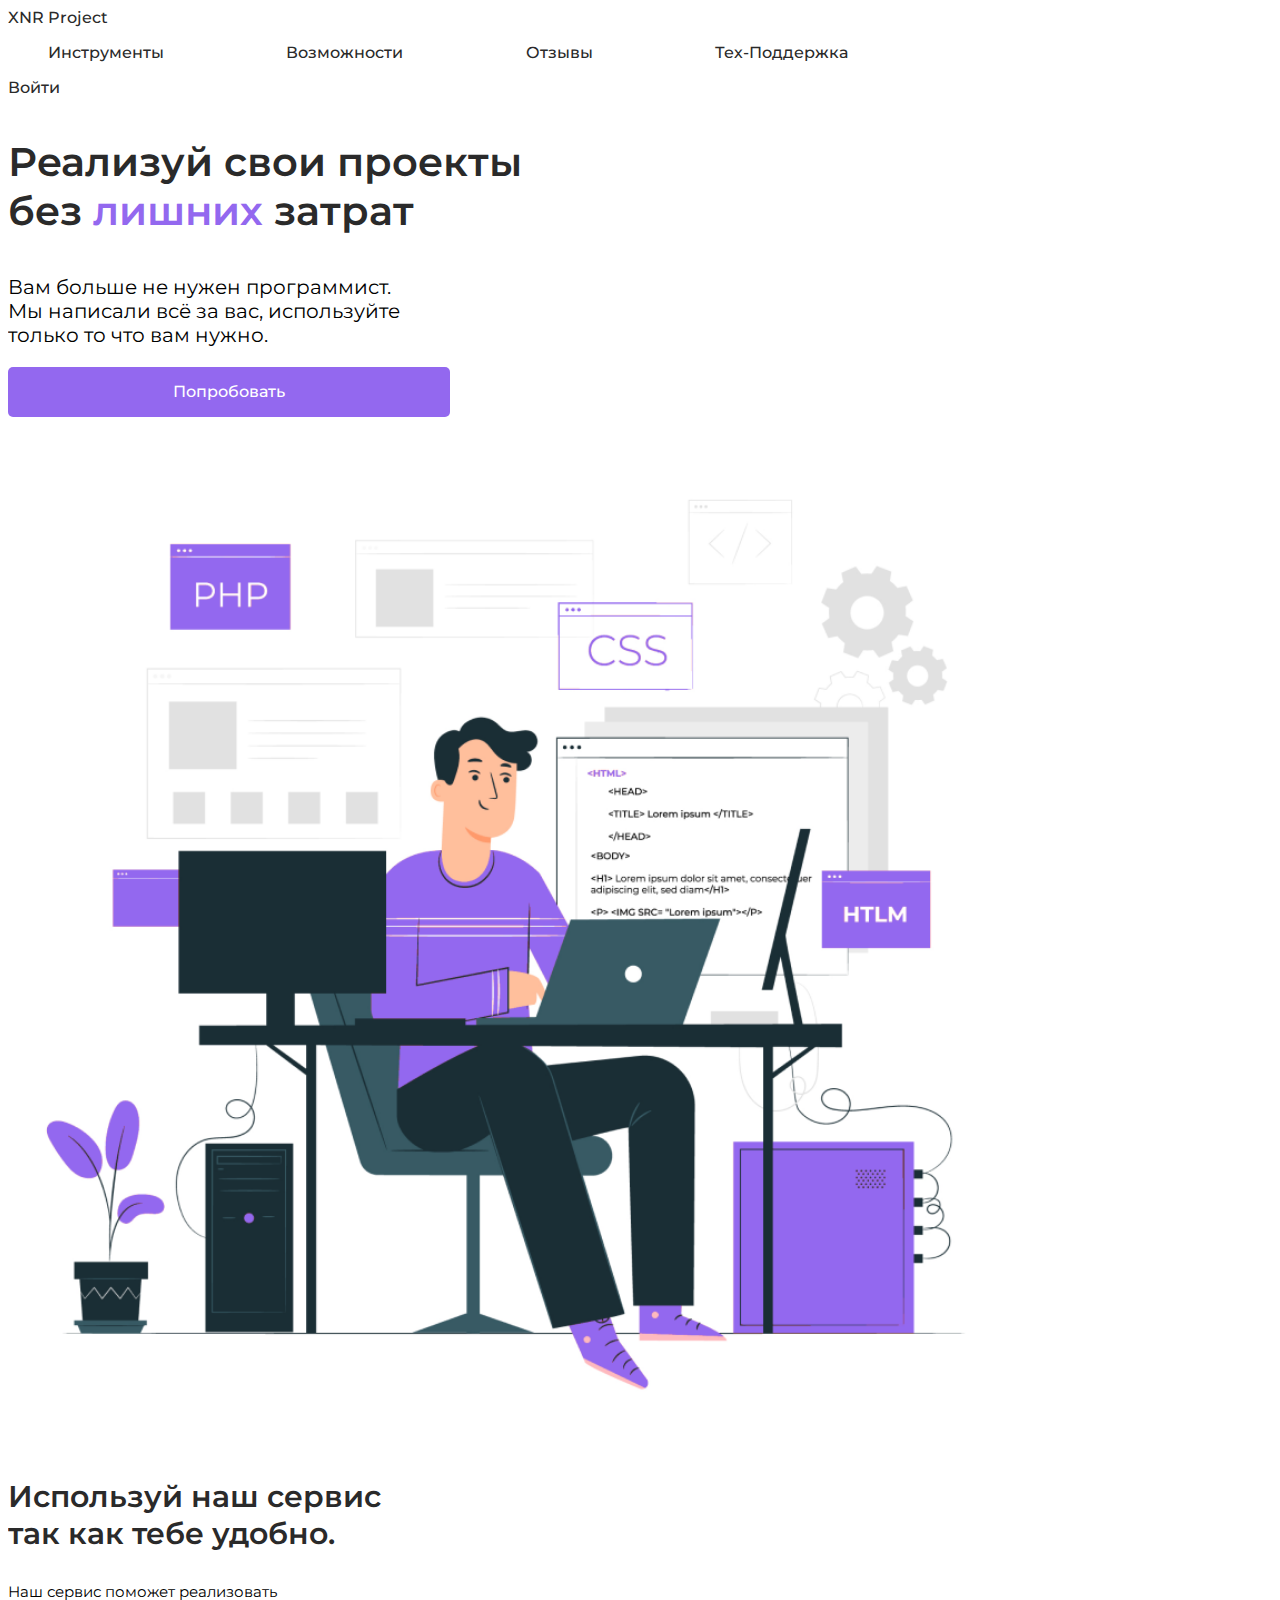
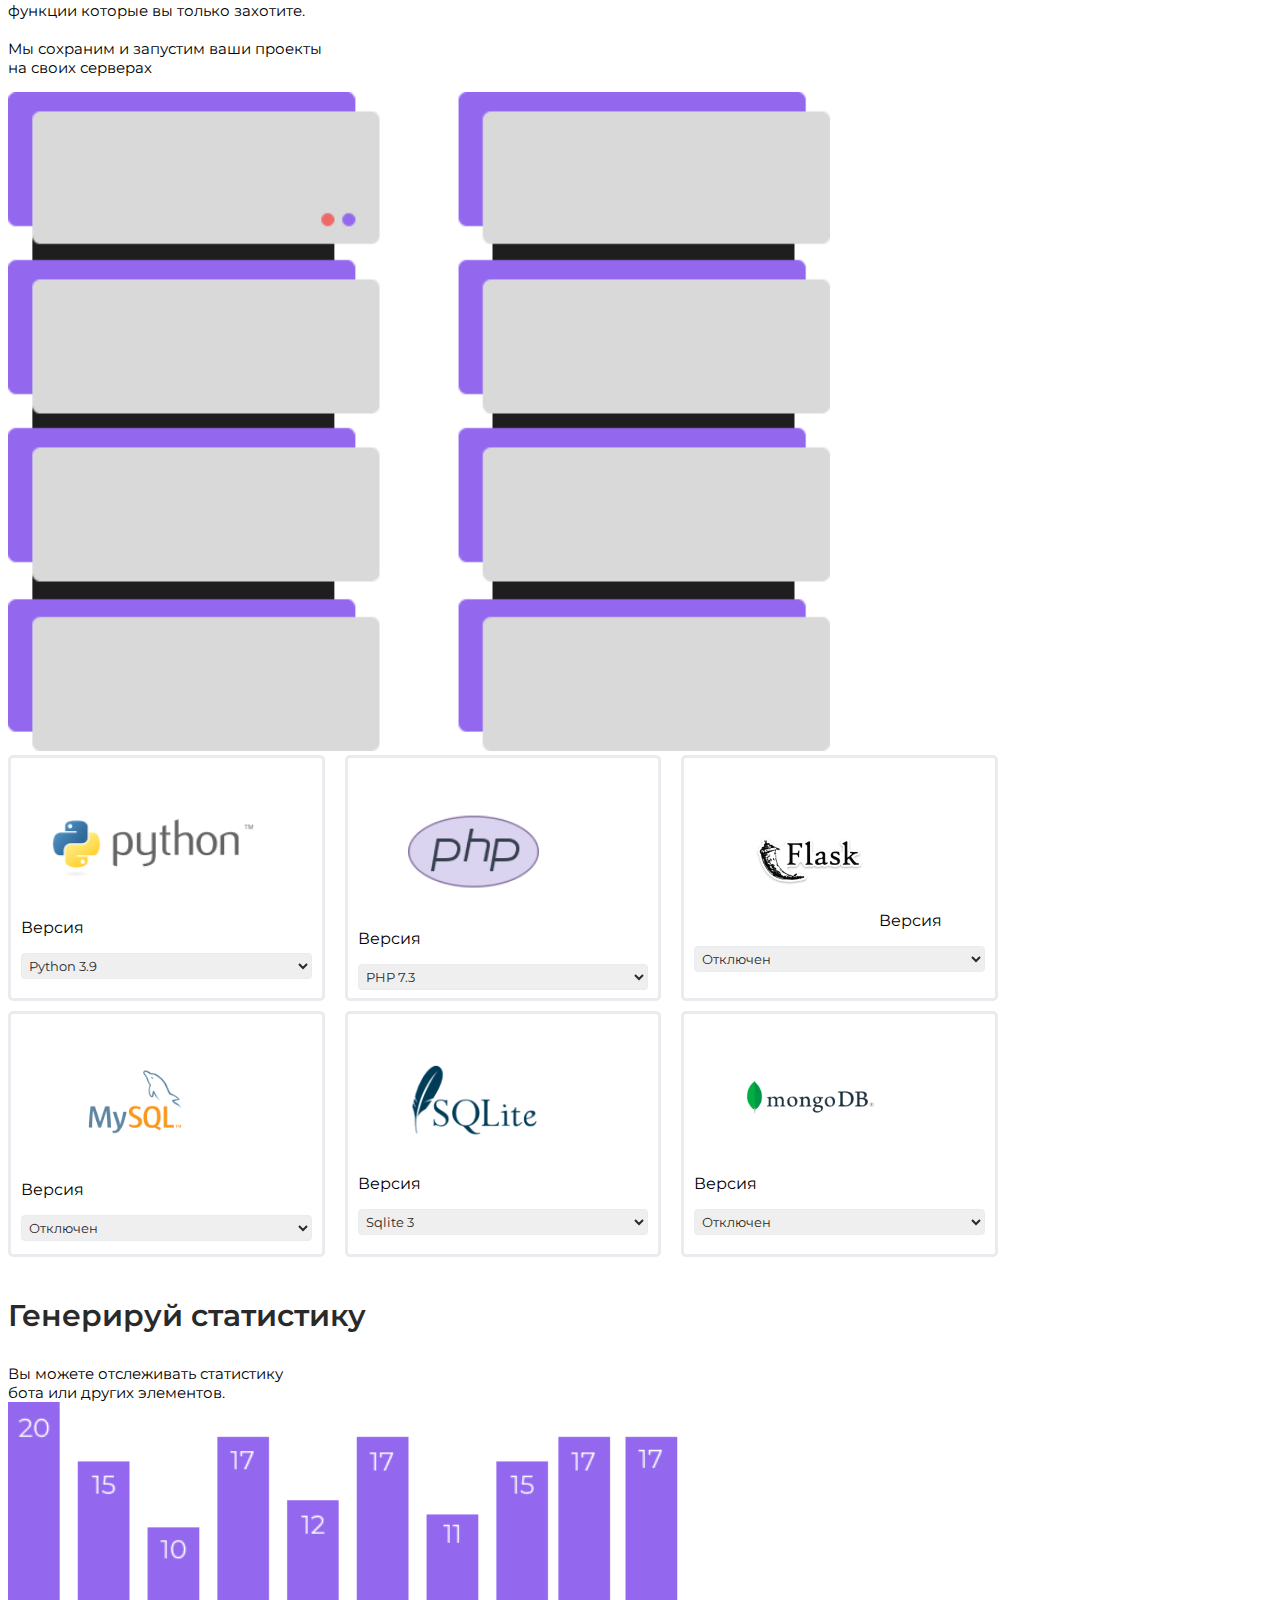
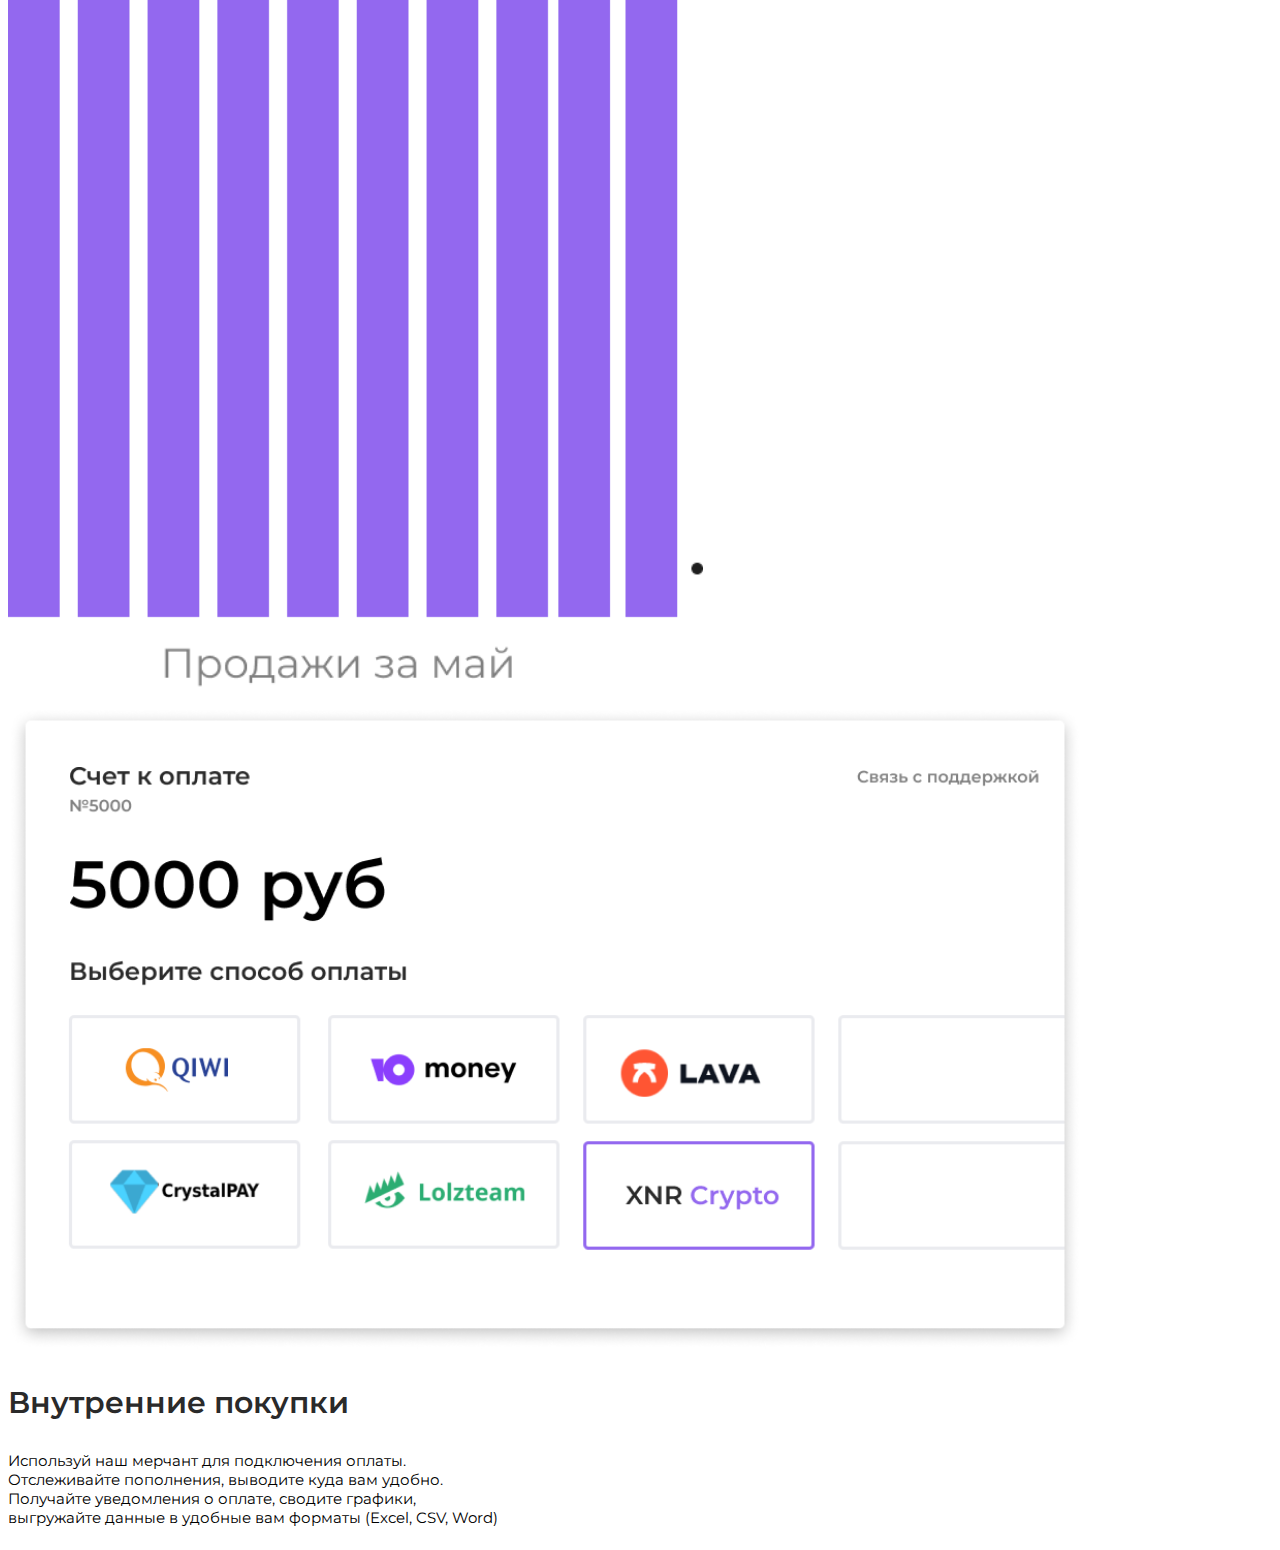
<file: index.html>
<!DOCTYPE html>
<html lang="en">
<head>
	<meta charset="UTF-8">
	<meta name="viewport" content="width=device-width, initial-scale=1.0">
	<link href="https://cdn.jsdelivr.net/npm/bootstrap@5.3.0-alpha1/dist/css/bootstrap.min.css" rel="stylesheet" integrity="sha384-GLhlTQ8iRABdZLl6O3oVMWSktQOp6b7In1Zl3/Jr59b6EGGoI1aFkw7cmDA6j6gD" crossorigin="anonymous">
	<link rel="stylesheet" href="public/css/index.css">
	<link rel="preconnect" href="https://fonts.googleapis.com">
	<link rel="preconnect" href="https://fonts.gstatic.com" crossorigin><link href="https://fonts.googleapis.com/css2?family=Montserrat:ital,wght@0,400;0,500;1,700&display=swap" rel="stylesheet">
	<title>Лучший генератор ботов</title>
</head>
<body>
	<div class="container-fluide" style="overflow-x:hidden;">
		<div class="row mt-4">
			<div class="col-2 menu-fonts">
				<a href="#" class="ms-5 ps-5">XNR Project</a>
			</div>
			<div class="col-8 menu-fonts">
				<ul class="nav-list ms-5 ps-5">
					<li class="ms-5 ps-2"><a class="nav-link" href="#">Инструменты</a></li>
					<li><a class="nav-link" href="#">Возможности</a></li>
					<li><a class="nav-link" href="#">Отзывы</a></li>
					<li><a class="nav-link" href="#">Тех-Поддержка</a></li>
				</ul>
			</div>
			<div class="col-2 menu-fonts">
				<a href="#" class="ms-5 ps-5 nav-link">Войти</a>
			</div>
		</div>
		<div class="row">
			<div class="col-6">
				<p class="mt-5 pt-5 ms-5 ps-5 main-font">Реализуй свои проекты<br>без <span class="purple">лишних</span> затрат</p>
				<p class="ms-5 ps-5 main-font-second">Вам больше не нужен программист.<br>Мы написали всё за вас, используйте<br>только то что вам нужно.</p>
				<div class="ms-5 ps-5 pt-2">
					<a style="text-decoration: none;" href="generator.html"><p class="main-button">Попробовать</p></a>
				</div>
			</div>
			<div class="col-6">
				<img class="main-img mt-2" src="public/img/main_1.png" alt="">
			</div>
		</div>
		<div class="row">
			<div class="col-4">
				<p class="pt-5 ms-5 ps-5 main-font-them">Используй наш сервис<br>так как тебе удобно.</p>
				<p class="ms-5 ps-5 main-font-second-them">Наш сервис поможет реализовать<br>функции которые вы только захотите.
				<br><br>Мы сохраним и запустим ваши проекты<br>на своих серверах</p>
				<img class="mt-2 ms-5 ps-5 main-img-server" src="public/img/main_2.png" alt="">
			</div>
			<div class="col-8">
				<div class="items-list ms-5 ps-5 mt-5 pt-2">
					<div class="item ms-5">
						<img class="python-card-img" src="public/img/python.png" alt="">
						<p class="ms-0 ps-0">Версия</p>
						<select name="" id="">
							<option value="">Python 3.9</option>
							<option value="">Python 3.10</option>
							<option value="">Python 3.11</option>
							<option value="">Python 3.8</option>
							<option value="">Python 3.7</option>
						</select>
					</div>
					<div class="item">
						<img class="php-card-img" src="public/img/php.png" alt="">
						<p class="ms-0 ps-0">Версия</p>
						<select name="" id="">
							<option value="">PHP 7.3</option>
							<option value="">PHP 7.1</option>
							<option value="">PHP 7.2</option>
							<option value="">PHP 8</option>
						</select>
					</div>
					<div class="item">
						<img class="flask-card-img" src="public/img/flask.png" alt="">
						<pclass="ms-0 ps-0">Версия</p>
						<select name="" id="">
							<option value="">Отключен</option>
						</select>
					</div>
					<div class="item ms-5">
						<img class="mysql-card-img" src="public/img/mysql.png" alt="">
						<p class="ms-0 ps-0">Версия</p>
						<select name="" id="">
							<option value="">Отключен</option>
						</select>
					</div>
					<div class="item">
						<img class="sqlite-card-img" src="public/img/sqlite.png" alt="">
						<p class="ms-0 ps-0">Версия</p>
						<select name="" id="">
							<option value="">Sqlite 3</option>
						</select>
					</div>
					<div class="item">
						<img class="mongodb-card-img" src="public/img/mongodb.png" alt="">
						<p class="ms-0 ps-0">Версия</p>
						<select name="" id="">
							<option value="">Отключен</option>
						</select>
					</div>
				</div>
			</div>
		</div>
		<div class="row pt-5 mt-5">
			<div class="col-6">
				<p class="pt-5 ms-5 ps-5 main-font-them">Генерируй статистику</p>
				<p class="ms-5 ps-5 main-font-second-them">Вы можете отслеживать статистику<br>бота или других элементов.<br>
				<img class="mt-2 pt-2 main-img-grafic" src="public/img/main_3.png" alt="">
			</div>
			<div class="col-6">
				<img class="mt-2 pt-2 main-img-pay" src="public/img/main_4.png" alt="">
				<p class="pt-5 main-font-them">Внутренние покупки</p>
				<p class="main-font-second-them">Используй наш мерчант  для подключения
оплаты. <br>Отслеживайте пополнения, выводите куда вам удобно.<br> Получайте уведомления о оплате, сводите графики, <br>выгружайте данные в удобные вам форматы (Excel, CSV, Word)
			</div>
		</div>
	</div>
</body>
<script src="https://cdn.jsdelivr.net/npm/bootstrap@5.3.0-alpha1/dist/js/bootstrap.bundle.min.js" integrity="sha384-w76AqPfDkMBDXo30jS1Sgez6pr3x5MlQ1ZAGC+nuZB+EYdgRZgiwxhTBTkF7CXvN" crossorigin="anonymous"></script>
</html>
</file>
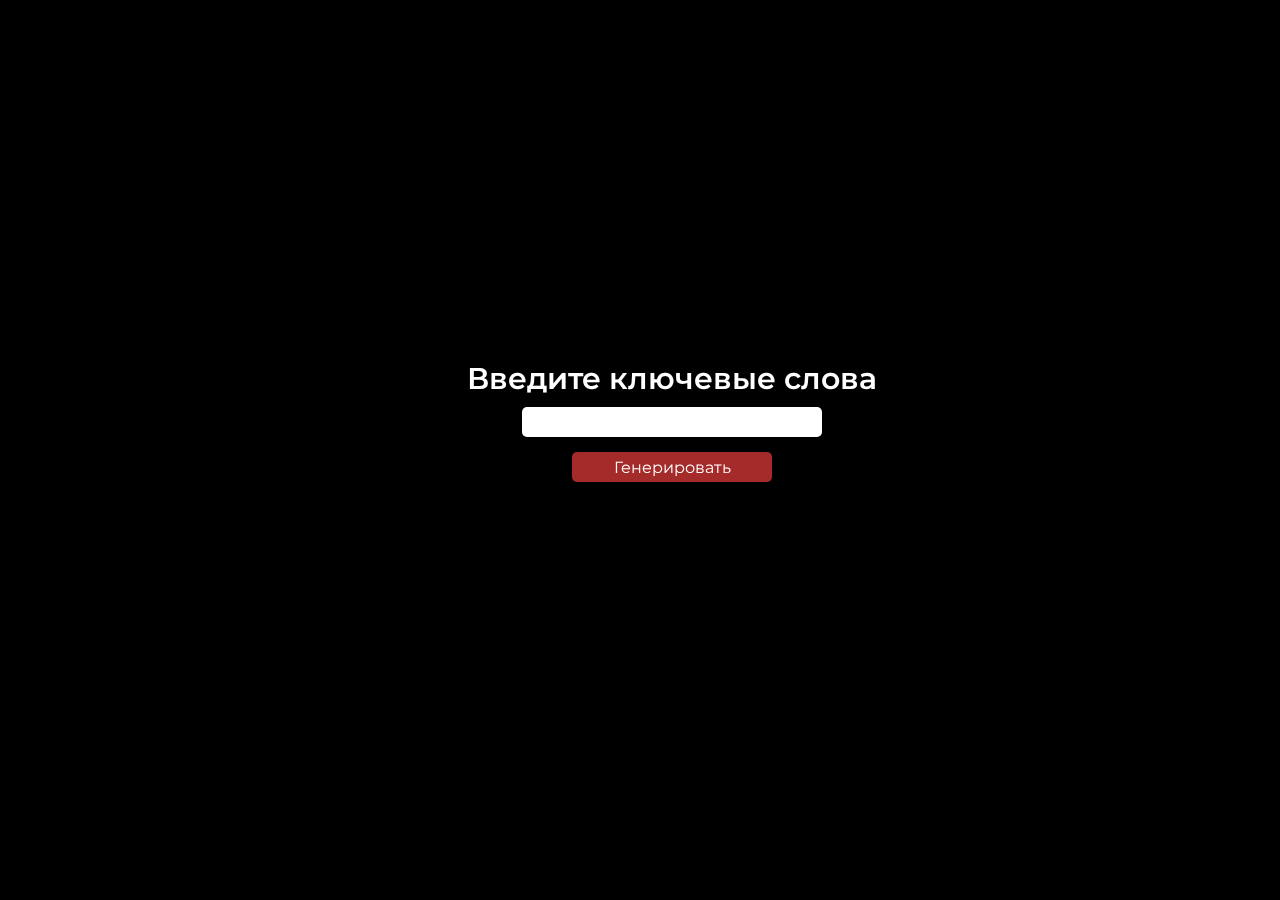
<file: generator.html>
<!DOCTYPE html>
<html lang="en">
<head>
	<link rel="preconnect" href="https://fonts.googleapis.com"><link rel="preconnect" href="https://fonts.gstatic.com" crossorigin><link href="https://fonts.googleapis.com/css2?family=Montserrat:ital,wght@0,400;0,500;1,700&display=swap" rel="stylesheet">
	<meta charset="UTF-8">
	<meta name="viewport" content="width=device-width, initial-scale=1.0">
	<title>Document</title>
</head>
<body>
	<section>
		<div class="inputbox">
			<p class="base-text">Введите ключевые слова</p>
			<input id="inputik" type="text">
			<div onclick="generate()" class="button">Генерировать</div>
			<p align="left" id="demo"></p>
		</div>
  		<canvas id="pretty-bg" width="375" height="216">
  		</canvas>
	</section>
</body>
<style>

	body
	{
		background: black;
	}

	body::-webkit-scrollbar {
  		width: 10px;               /* ширина scrollbar */
	}

	body::-webkit-scrollbar-track {
  		background: black;        /* цвет дорожки */
	}

	body::-webkit-scrollbar-thumb {
	  background-color: green;    /* цвет плашки */

	}

	#demo
	{
		color:white;
	}

	*{
		margin: 0;
		padding:  0;
		font-family: 'Montserrat', sans-serif;
	}
	section {
	  position: relative;
	  width: 100%;
	  min-height: 100vh;
	  height: auto;
	  background: black;
	}

	#pretty-bg {
	  position: absolute;
	  width: 100%;
	  min-height: 100%;
	  height: auto;
	  top: 0;
	  left: 0;
	  z-index: 2;
	}

	.base-text{
		font-size: 30px;
    	font-weight: 600;
    	color: white;
    	margin-bottom: 10px;
	}

	.inputbox{
		width: 500px;
	    text-align: center;
	    /* margin-left: auto; */
	    /* margin-right: auto; */
	    position: absolute;
	    z-index: 999999;

		left: 33%;
		top: 40%;
	}

	input{
		width: 300px;
		border-radius: 5px;
		height: 30px;
		border: none;
	}


	.button
	{
		margin-top:15px;
		background: white;
		width: 200px;
		cursor: pointer;
		margin-left: 30%;
		height: 30px;
		display: flex;
		align-items: center;
		justify-content: center;
		border-radius: 5px;
		background-color: brown;
		color:white;
		transition: all 0.5s;
	}

	.button:hover
	{
		transform: scale(1.2);
		transition: all 0.5s;
		background-color: rgb(139, 35, 35);
	}

	#demo
	{
		margin-top: 50px;
		color: green;
	}

</style>
<script src="bg.js"></script>
<script>

	var i = 0;
	var speed = 5; /* Скорость/длительность эффекта в миллисекундах */

	function typeWriter(text) {

		if (i < text.length) {

			if(text.charAt(i) == "|")
			{
				document.getElementById("demo").innerHTML += "<br>";
				i++;
				setTimeout(function() { typeWriter(text);}, speed);
			}
			else
			{
				document.getElementById("demo").innerHTML += text.charAt(i);
				i++;
				setTimeout(function() { typeWriter(text);}, speed);
				window.scrollTo(0, document.body.scrollHeight);
			}
		}
	}

	function generate()
	{

		document.getElementById("demo").innerHTML = "";
		i = 0;

		let text = document.getElementById("inputik").value;

		if(text != "")
		{
			switch(gettype(text))
			{
				case 1:
					typeWriter(`** Main.py ** ||

					from aiogram import Bot, types|
					from aiogram.dispatcher import Dispatcher|
					from aiogram.utils import executor|
					from aiogram.utils import exceptions|
					from aiogram.dispatcher import filters
					from aiogram.utils.callback_data import CallbackData|
					from aiogram.types import ReplyKeyboardRemove, \|
					    ReplyKeyboardMarkup, KeyboardButton, \|
					    InlineKeyboardMarkup, InlineKeyboardButton, InputFile|
					from keyboards import *|
					from database import *|
					from settings import *|
					from messages import *|
					|
					# Доп библиотеки|
					import sqlite3|
					import logger|
					import time||

					# Создание класса бота|
					bot = Bot(token=TOKEN)|
					dp = Dispatcher(bot)|
					db = Database_class()||

					@dp.message_handler(commands=['start'])|
					async def process_start_command(message: types.Message):||

					    if(db.get(f"SELECT * FROM users WHERE userid = {message.from_user.id}") == None):|
					        db.change(f"INSERT INTO users VALUES(NULL,{message.from_user.id},'{message.from_user.username}','')")||
					    
					    photo = open(hello_photo_url,"rb")|
					    if(message.from_user.id == ADMIN):|
					        await bot.send_photo(message.from_user.id,photo,caption=hello_message,reply_markup=astart_btn,parse_mode=types.ParseMode.HTML)|
					    else:|
					        await bot.send_photo(message.from_user.id,photo,caption=hello_message,reply_markup=start_btn,parse_mode=types.ParseMode.HTML)||
					        
					@dp.callback_query_handler(text="back_menu")|
					async def callback_query(call: types.CallbackQuery):|
					    photo = types.InputMedia(media=InputFile(hello_photo_url), caption=hello_message)|
					    if(call.from_user.id == ADMIN):|
					        await call.message.edit_media(photo,reply_markup=astart_btn)|
					    else:|
					        await call.message.edit_media(photo,reply_markup=start_btn)||
					    
					@dp.callback_query_handler(text="aback")|
					async def callback_query(call: types.CallbackQuery):|
					    photo = types.InputMedia(media=InputFile(hello_photo_url), caption=hello_message)|
					    await call.message.edit_media(photo,reply_markup=astart_btn)||
					    
					    db.change(f"UPDATE users SET state = '' WHERE userid = {call.from_user.id}")||

					@dp.callback_query_handler(text="callback_contacts")|
					async def callback_query(call: types.CallbackQuery):|
					    photo = types.InputMedia(media=InputFile(contacts_photo_url), caption=contacts_message)|
					    await call.message.edit_media(photo,reply_markup=back_menu)||
					    
					@dp.callback_query_handler(text="callback_about")|
					async def callback_query(call: types.CallbackQuery):|
					    photo = types.InputMedia(media=InputFile(about_photo_url), caption=about_message)|
					    await call.message.edit_media(photo,reply_markup=back_menu)||
					    
					@dp.callback_query_handler(text="callback_shop")|
					async def callback_query(call: types.CallbackQuery):|
					    photo = types.InputMedia(media=InputFile(shop_photo_url), caption=shop_message)||
					    
					    shop_button = InlineKeyboardMarkup(row_width=2)||
					    
					    for i in db.get("SELECT * FROM category",False):|
					        shop_button.add(InlineKeyboardButton(i[1],callback_data=f"openCategory_{i[0]}"))||
					    
					    shop_button.add(InlineKeyboardButton("Назад",callback_data="back_menu"))||
					    
					    await call.message.edit_media(photo,reply_markup=shop_button)||

					@dp.callback_query_handler(filters.Regexp("openCategory_.*"))|
					async def callback_query(call: types.CallbackQuery):||

					    data = call.data.split("_")[1]||

					    category = db.get(f"SELECT * FROM category WHERE id = {data}")||

					    photo = types.InputMedia(media=InputFile(shop_photo_url), caption=category[1])||
					    
					    shop_button = InlineKeyboardMarkup(row_width=2)||
					    
					    shop_button.add(|
					        InlineKeyboardButton("Просмотр товара",callback_data=f"showitem_{data}"),|
					        InlineKeyboardButton("Список товара",callback_data=f"openListItem_{data}"),|
					        InlineKeyboardButton("Назад",callback_data="callback_shop"),|
					    )||
					    
					    await call.message.edit_media(photo,reply_markup=shop_button)||
					    
					@dp.callback_query_handler(filters.Regexp("openListItem_.*"))|
					async def callback_query(call: types.CallbackQuery):||

					    data = call.data.split("_")[1]||

					    category = db.get(f"SELECT * FROM category WHERE id = {data}")||

					    photo = types.InputMedia(media=InputFile(shop_photo_url), caption=category[1])||
					    
					    shop_button = InlineKeyboardMarkup(row_width=2)||
					    
					    for i in db.get(f"SELECT * FROM items WHERE category = {data}",False):|
					        shop_button.add(InlineKeyboardButton(i[2],callback_data=f"showitem_{i[1]}_{i[0]}"))||
					    
					    shop_button.add(InlineKeyboardButton("Назад",callback_data="callback_shop"))||
					    
					    await call.message.edit_media(photo,reply_markup=shop_button)||
					    
					@dp.callback_query_handler(filters.Regexp("showitem_.*"))|
					async def callback_query(call: types.CallbackQuery):||
					    
					    data = call.data.split("_")||
					    
					    if(len(data) == 2):||
					        
					        item = db.get(f"SELECT * FROM items WHERE category = {data[1]}")||
					        
					        itemCount = db.get(f"SELECT count(*) FROM items WHERE category = {data[1]}")[0]||

					        photo = types.InputMedia(media=InputFile("img/"+item[4]), caption=f"Наименование: {item[2]}\nЦена: {item[3]}")||
					        
					        shop_button = InlineKeyboardMarkup(row_width=3)|    
					        if(itemCount > 1):|
					            shop_button.add(|
					                InlineKeyboardButton("Купить",callback_data=f"buyitem_{data[1]}_{item[0]}"),|
					                InlineKeyboardButton(">>>",callback_data=f"next_{data[1]}_{item[0]+1}")|
					            )|
					        else:|
					            shop_button.add(InlineKeyboardButton("Купить",callback_data=f"buyitem_{data[1]}_{item[0]}"))|
					        shop_button.add(InlineKeyboardButton("Назад",callback_data="callback_shop"))||

					        
					        await call.message.edit_media(photo,reply_markup=shop_button)||
					        
					    elif(len(data) == 3):||
					                
					        item = db.get(f"SELECT * FROM items WHERE id = {data[2]} and category = {data[1]}")||
					        
					        isNext = db.get(f"SELECT * FROM items WHERE id > {data[2]} and category = {data[1]} LIMIT 1")|
					        isBack = db.get(f"SELECT * FROM items WHERE id < {data[2]} and category = {data[1]} ORDER BY id DESC LIMIT 1")||
					        
					        photo = types.InputMedia(media=InputFile("img/"+item[4]), caption=f"Наименование: {item[2]}\nЦена: {item[3]}")||
					        
					        shop_button = InlineKeyboardMarkup(row_width=3)||
					        
					        if(isBack != None and isNext != None):|
					            shop_button.add(|
					                InlineKeyboardButton("<<<",callback_data=f"next_{data[1]}_{isBack[0]}"),|
					                InlineKeyboardButton("Купить",callback_data=f"buyitem_{data[1]}_{data[2]}"),|
					                InlineKeyboardButton(">>>",callback_data=f"next_{data[1]}_{isNext[0]}")|
					            )|
					        else:|
					            if(isBack != None):|
					                shop_button.add(|
					                    InlineKeyboardButton("<<<",callback_data=f"next_{data[1]}_{isBack[0]}"),|
					                    InlineKeyboardButton("Купить",callback_data=f"buyitem_{data[1]}_{data[2]}"),|
					                )|
					            elif(isNext != None):|
					                shop_button.add(|
					                    InlineKeyboardButton("Купить",callback_data=f"buyitem_{data[1]}_{data[2]}"),|
					                    InlineKeyboardButton(">>>",callback_data=f"next_{data[1]}_{isNext[0]}")|
					                )||
					            
					        shop_button.add(InlineKeyboardButton("Назад",callback_data="callback_shop"))||
					        
					        await call.message.edit_media(photo,reply_markup=shop_button)||

					    
					@dp.callback_query_handler(filters.Regexp("buyitem_.*"))|
					async def callback_query(call: types.CallbackQuery):||
					    
					    data = call.data.split("_")||

					    item = db.get(f"SELECT * FROM items WHERE id = {data[2]} and category = {data[1]}")|
					    category = db.get(f"SELECT * FROM category WHERE id = {data[1]}")|

					    photo = types.InputMedia(media=InputFile("img/"+item[4]), caption=f"!!! Вы уверены что хотите сделать заказ?\n\nТовар: {item[2]}\nРаздел: {category[1]}\nЦена: {item[3]}\n\n")||

					    shop_button = InlineKeyboardMarkup(row_width=1)   | 
					    shop_button.add(|
					        InlineKeyboardButton("Да",callback_data=f"t2byitem_{data[1]}_{data[2]}"),|
					        InlineKeyboardButton("Назад",callback_data="callback_shop")|
					    )||

					    await call.message.edit_media(photo,reply_markup=shop_button)|
					 
					@dp.callback_query_handler(filters.Regexp("t2byitem_.*"))|
					async def callback_query(call: types.CallbackQuery):||
					    
					    data = call.data.split("_")||

					    item = db.get(f"SELECT * FROM items WHERE id = {data[2]} and category = {data[1]}")|
					    category = db.get(f"SELECT * FROM category WHERE id = {data[1]}")||

					    db.change(f"INSERT INTO orders VALUES(NULL,{data[2]},{call.from_user.id})")|
					    order = db.get(f"SELECT id FROM orders ORDER BY id DESC LIMIT 1")[0]|

					    photo = types.InputMedia(media=InputFile("img/"+item[4]), caption=f"Заказ успешно оформлен\n\nНомер заказа: #{order}\nТовар: {item[2]}\nРаздел: {category[1]}\nЦена: {item[3]}\n\n"+offer)||

					    t2shop_button = InlineKeyboardMarkup(row_width=1)|
					    t2shop_button.add(|
					        InlineKeyboardButton("Назад",callback_data="callback_shop")|
					    )||

					    await call.message.edit_media(photo,reply_markup=t2shop_button)|
					    await bot.send_message(ADMIN,f"Заказ успешно оформлен\n\nНомер заказа: #{order}\nПользователь: @{call.from_user.username}\nТовар: {item[2]}\nРаздел: {category[1]}\nЦена: {item[3]}")||


					@dp.callback_query_handler(filters.Regexp("next.*"))|
					async def callback_query(call: types.CallbackQuery):||
					    
					    data = call.data.split("_")||
					    
					    item = db.get(f"SELECT * FROM items WHERE id = {data[2]} and category = {data[1]}")||
					    
					    isNext = db.get(f"SELECT * FROM items WHERE id > {data[2]} and category = {data[1]} LIMIT 1")|
					    isBack = db.get(f"SELECT * FROM items WHERE id < {data[2]} and category = {data[1]} ORDER BY id DESC LIMIT 1")||
					    
					    print(isNext,isBack)||
					    
					    photo = types.InputMedia(media=InputFile("img/"+item[4]), caption=f"Наименование: {item[2]}\nЦена: {item[3]}")||
					    
					    shop_button = InlineKeyboardMarkup(row_width=3)||

					    
					    if(isBack != None and isNext != None):|
					        shop_button.add(|
					            InlineKeyboardButton("<<<",callback_data=f"next_{data[1]}_{isBack[0]}"),|
					            InlineKeyboardButton("Купить",callback_data=f"buyitem_{data[1]}_{data[2]}"),|
					            InlineKeyboardButton(">>>",callback_data=f"next_{data[1]}_{isNext[0]}")|
					        )|
					    else:|
					        if(isBack != None):|
					            shop_button.add(|
					                InlineKeyboardButton("<<<",callback_data=f"next_{data[1]}_{isBack[0]}"),|
					                InlineKeyboardButton("Купить",callback_data=f"buyitem_{data[1]}_{data[2]}"),|
					            )|
					        elif(isNext != None):|
					            shop_button.add(|
					                InlineKeyboardButton("Купить",callback_data=f"buyitem_{data[1]}_{data[2]}"),|
					                InlineKeyboardButton(">>>",callback_data=f"next_{data[1]}_{isNext[0]}")|
					            )||
					        
					    shop_button.add(InlineKeyboardButton("Назад",callback_data="callback_shop"))||
					    
					    await call.message.edit_media(photo,reply_markup=shop_button)||
					 
					@dp.callback_query_handler(text="stats")|
					async def callback_query(call: types.CallbackQuery):||
					    
					    users = db.get("SELECT COUNT(*) FROM users")[0]|
					    orders = db.get("SELECT COUNT(*) FROM orders")[0]||
					    
					    photo = types.InputMedia(media=InputFile(contacts_photo_url), caption=f"Статистика бота\n\nПользователей за все время: {users}\nОформлено заказов: {orders}")|
					    await call.message.edit_media(photo,reply_markup=back_menu)||

					 
					if __name__ == '__main__':|
					    executor.start_polling(dp)|`);
					break;
				case 2:
					typeWriter(`from aiogram import Bot, types|
					from aiogram.dispatcher import Dispatcher|
					from aiogram.utils import executor|
					from aiogram.utils import exceptions|
					from aiogram.dispatcher import filters|
					from aiogram.utils.callback_data import CallbackData|
					from aiogram.types import ReplyKeyboardRemove, \|
					    ReplyKeyboardMarkup, KeyboardButton, \|
					    InlineKeyboardMarkup, InlineKeyboardButton, InputFile||

					# Доп библиотеки| 
					import asyncio|
					import sqlite3||||




					Admins = [317446996]||

					Chat_1 = 317446996|
					Chat_2 = 317446996|
					Chat_3 = -1001767799860|
|
					Token = "TOKEN"||

					# База данных|
					con = sqlite3.connect("database.db")|
					cur = con.cursor()||

					cur.execute("CREATE TABLE IF NOT EXISTS users(id INTEGER PRIMARY KEY AUTOINCREMENT, userid BIGINT, auth BOOLEAN, state TEXT, m1 INT, m2 INT, m3 INT)")|
					cur.execute("CREATE TABLE IF NOT EXISTS duty(id INTEGER PRIMARY KEY AUTOINCREMENT, userid TEXT, money FLOAT)")||

					# Создание класса бота|
					bot = Bot(token=Token)|
					dp = Dispatcher(bot)||


					@dp.message_handler(commands=['start'])|
					async def process_start_command(message: types.Message): #для продолжения отправь имя пользователя @username||

					    cur.execute(f"SELECT * FROM users WHERE userid = {message.from_user.id}")
					    result = cur.fetchone()|
					    print(result)|
					    if(result == None):|
					        await bot.send_message(message.from_user.id,"🎩 Добро пожаловать, функции бота ограничены - ожидайте активации")||

							# Отправка данных всех админам|
					        for i in range(0,len(Admins)):|
					            try:||

					                admin_approve = InlineKeyboardMarkup()|
					                admin_approve.add(|
					                InlineKeyboardButton("Выдать доступ 📨", |callback_data=f"approve_{message.from_user.id}")|
								    )||

					                await bot.send_message(Admins[i],f"🎩 В бота зашел новый пользователь - @{message.from_user.username}\n\nЖелаете выдать ему доступ 🕵🏻‍♀️ к боту?", reply_markup=admin_approve)||
					                
					                cur.execute(f"INSERT INTO users VALUES(NULL,{message.from_user.id},0,'',0,0,0)")|
					                con.commit()|
					            except: |
					                pass
||
					    if message.from_user.id in Admins:|
					        admin_menu = ReplyKeyboardMarkup(resize_keyboard=True)|
					        admin_menu.add(|
					            KeyboardButton("🔥 топ"),|
					        )||

					        await bot.send_message(message.from_user.id,f"💠 Вы вошли как администратор",reply_markup=admin_menu)||

					@dp.message_handler(text=['🔥 топ'])|
					async def process_start_command(message: types.Message): #для продолжения отправь имя пользователя @username||

						if message.from_user.id in Admins:||

							messages = ""||

							cur.execute(f"SELECT * FROM duty ORDER BY money")|
							state = cur.fetchall()|
							print(state)||

							for i in range(0,len(state)):|
								messages = messages + f"@{state[i][1]} - {state[i][2]}\n"||

							await bot.send_message(message.from_user.id,"💠 "+messages+" руб")||

					@dp.message_handler()|
					async def echo_message(msg: types.Message):||

						cur.execute(f"SELECT state FROM users WHERE userid = {msg.from_user.id}")|
						state = cur.fetchone()[0]||

						if msg.text.find("@") >= 0:||

							select_month = InlineKeyboardMarkup(resize_keyboard=True, row_count=1)|
							select_month.add(|
							    InlineKeyboardButton("3 месяца", callback_data=f"month_3_{msg.text[1:]}_{msg.from_user.username}_{msg.from_user.id}"),|
							    InlineKeyboardButton("6 месяцев", callback_data=f"month_6_{msg.text[1:]}_{msg.from_user.username}_{msg.from_user.id}"),|
							    InlineKeyboardButton("12 месяцев", callback_data=f"month_12_{msg.text[1:]}_{msg.from_user.username}_{msg.from_user.id}")|
							)||

							await bot.send_message(msg.from_user.id,f"💠 Вы выбрали пользоватея {msg.text}, выберите сроки ниже",reply_markup=select_month)||

						if state.find("setMoney") >= 0:|
							userid = state.split("_")[1]||

							await bot.send_message(userid,f"🎩 Вы были активированны, для продолжения отправь имя пользователя @username")|
							await bot.send_message(msg.from_user.id,f"Доступ выдан ✅")||

							money = msg.text.split(",")||

							cur.execute(f"UPDATE users SET auth = 1, m1 = {money[0]}, m2 = {money[1]}, m3 = {money[2]} WHERE userid = {userid}")|
							cur.execute(f"UPDATE users SET state = '' WHERE userid = {msg.from_user.id}")
							con.commit()||
		 
					@dp.callback_query_handler(filters.Regexp("approve_.*"))|
					async def callback_query(call: types.CallbackQuery):||

						await call.message.edit_text(f"Введите цену для пользователя через запятую 100,200,300")||

						userid = call.data.split("_")[1]||

						cur.execute(f"UPDATE users SET state = 'setMoney_{userid}' WHERE userid = {call.from_user.id}")||
						con.commit()||

					@dp.callback_query_handler(filters.Regexp("give_.*"))|
					async def callback_query(call: types.CallbackQuery):||

						data = call.data.split("_")|
						cur.execute(f"SELECT * FROM duty WHERE userid = '{data[1]}'")|
						result = cur.fetchone()||

						if(result == None):|
							cur.execute(f"INSERT INTO duty VALUES(NULL,'{data[1]}',0)")|
							con.commit()||

						cur.execute(f"SELECT * FROM users WHERE userid = {data[2]}")|
						result = cur.fetchone()||

						if data[3] == "1":|
							cur.execute(f"UPDATE duty SET money = {result[4]} + (SELECT money FROM duty WHERE userid = '{data[1]}') WHERE userid = '{data[1]}'")|
						if data[3] == "2":|
							cur.execute(f"UPDATE duty SET money = {result[5]} + (SELECT money FROM duty WHERE userid = '{data[1]}') WHERE userid = '{data[1]}'")|
						if data[3] == "3":|
							cur.execute(f"UPDATE duty SET money = {result[6]} + (SELECT money FROM duty WHERE userid = '{data[1]}') WHERE userid = '{data[1]}'")||

						con.commit()||

						await bot.send_message(call.from_user.id,f"✅ Отлично, заявка обработана")|
						await bot.send_message(data[2],f"✅ Отлично, ваша заявка обработана")||


					@dp.callback_query_handler(filters.Regexp("month_3_.*"))|
					async def callback_query(call: types.CallbackQuery):|
						await call.message.edit_text(f"✅ Отлично, заявка отправлена, ожидайте обработки")||

						data = call.data.split("_")||

						give = InlineKeyboardMarkup(resize_keyboard=True, row_count=1)|
						give.add(|
							InlineKeyboardButton("Выдать ✅", callback_data=f"give_{call.from_user.username}_{call.from_user.id}_1"),|
						)||

						cur.execute(f"SELECT m1 FROM users WHERE userid = {call.from_user.id}")|
						result = cur.fetchone()[0]||

						await bot.send_message(Chat_1,f"🔸 Новая заявка\n\n🎴 От: @{call.from_user.username}\n🃏 Для: @{data[2]}\n\n🕞 На 3 месяца ({result} руб)",reply_markup=give)||

					@dp.callback_query_handler(filters.Regexp("month_6_.*"))|
					async def callback_query(call: types.CallbackQuery):|
						await call.message.edit_text(f"✅ Отлично, заявка отправлена, ожидайте обработки")||

						data = call.data.split("_")||

						give = InlineKeyboardMarkup(resize_keyboard=True, row_count=1)|
						give.add(|
							InlineKeyboardButton("Выдать ✅", callback_data=f"give_{call.from_user.username}_{call.from_user.id}_2"),|
						)||

						cur.execute(f"SELECT m2 FROM users WHERE userid = {call.from_user.id}")|
						result = cur.fetchone()[0]||

						await bot.send_message(Chat_2,f"🔸 Новая заявка\n\n🎴 От: @{call.from_user.username}\n🃏 Для: @{data[2]}\n\n🕞 На 6 месяцев ({result} руб)",reply_markup=give)||

					@dp.callback_query_handler(filters.Regexp("month_12_.*"))|
					async def callback_query(call: types.CallbackQuery):|
						await call.message.edit_text(f"✅ Отлично, заявка отправлена, ожидайте обработки")||

						data = call.data.split("_")||

						give = InlineKeyboardMarkup(resize_keyboard=True, row_count=1)|
						give.add(|
							InlineKeyboardButton("Выдать ✅", callback_data=f"give_{call.from_user.username}_{call.from_user.id}_3"),|
						)||

						cur.execute(f"SELECT m3 FROM users WHERE userid = {call.from_user.id}")|
						result = cur.fetchone()[0]||

						await bot.send_message(Chat_3,f"🔸 Новая заявка\n\n🎴 От: @{call.from_user.username}\n🃏 Для: @{data[2]}\n\n🕞 На 12 месяцев ({result} руб)",reply_markup=give)||
 
					if __name__ == '__main__':|
					    executor.start_polling(dp)`);
					break;
			}
		}
	}

	function gettype(text)
	{
		let shops = ["магазин","shop","покупать","лавка","бутик","магазинчик","зоомагазин","маркета","онлайн-магазин","медиамаркет","массмаркет"];

		let task = ["заявка","обращение","анкета","онлайн-заявка","заявок"];

		let isShop = false;
		let isSpecialShop = false;
		let isTask = false;

		for(var i = 0; i < shops.length; i++)
		{
			if(text.indexOf(shops[i]) != -1)
			{
				isShop = true;
				break;
			}
		}

		for(var i = 0; i < task.length; i++)
		{
			if(text.indexOf(task[i]) != -1)
			{
				isTask = true;
				break;
			}
		}

		if(isShop == true)
		{
			return 1;
		}
		if(isTask == true)
		{
			return 2;
		}


	}
</script>
</html>
</file>
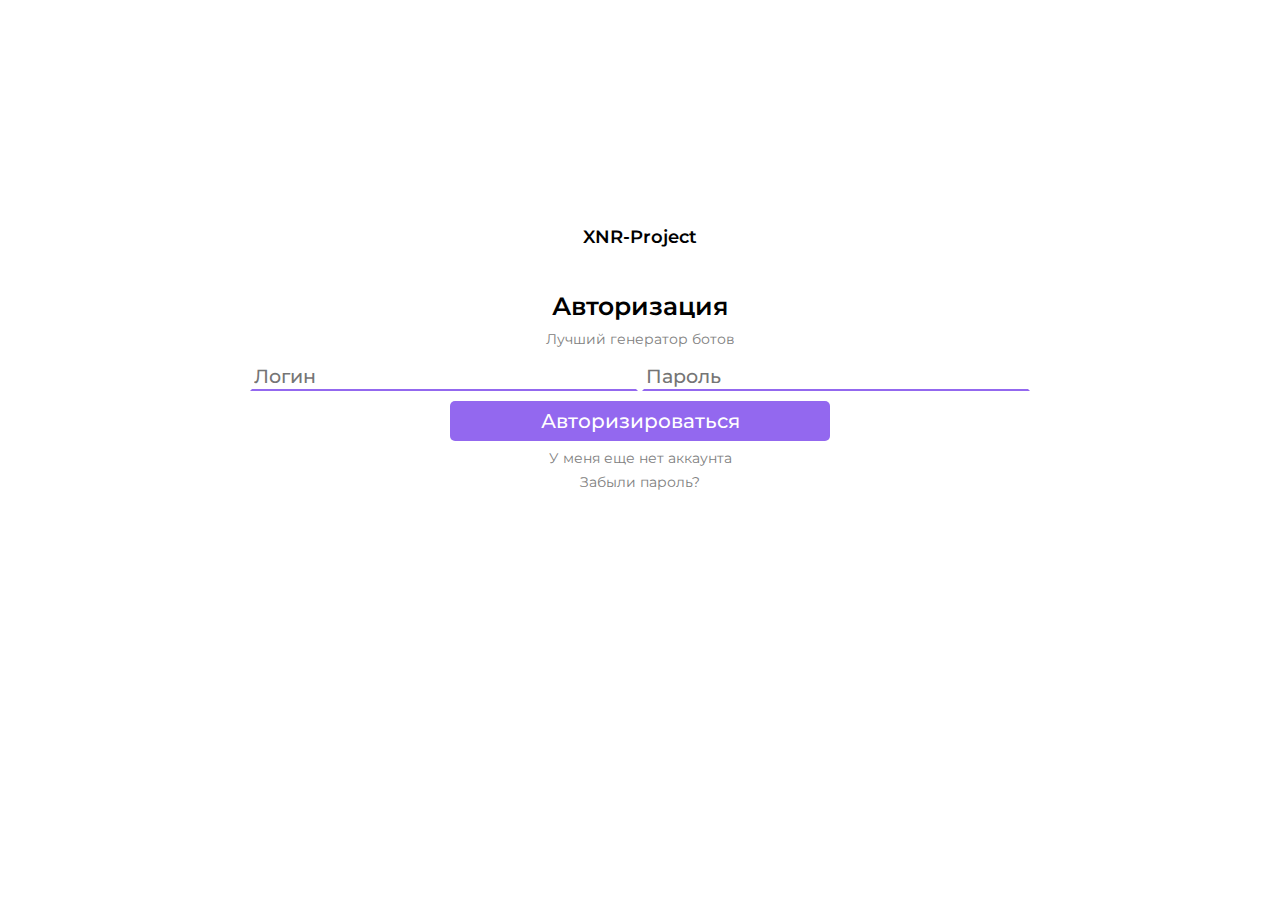
<file: login.html>
<!DOCTYPE html>
<html lang="en">
<head>
    <meta charset="UTF-8">
    <meta http-equiv="X-UA-Compatible" content="IE=edge">
    <meta name="viewport" content="width=device-width, initial-scale=1.0">
    <title>Registration</title>
    <link href="https://fonts.googleapis.com/css2?family=Montserrat:ital,wght@0,100;0,200;0,300;1,100;1,200;1,900&display=swap" rel="stylesheet">
    <link rel="stylesheet" href="public/css/login.css">
    <link href="https://cdn.jsdelivr.net/npm/bootstrap@5.2.1/dist/css/bootstrap.min.css" rel="stylesheet" integrity="sha384-iYQeCzEYFbKjA/T2uDLTpkwGzCiq6soy8tYaI1GyVh/UjpbCx/TYkiZhlZB6+fzT" crossorigin="anonymous">
</head>
<body>
    <div class="content-block">
        <div class="container cont">
            <div class="logo-block">
                <p class="logo">XNR-Project</p>
            </div>
            <div class="reg-block">
                <p class="reg-text">Авторизация</p>
                <p class="under-reg-text">Лучший генератор ботов</p>
                <input type="text" class="form-control" placeholder="Логин"/>                     
                <input type="password" class="form-control" placeholder="Пароль"/>
                <div class="button-block">
                    <a class="link-button" href="#">
                        <button class="reg-button">
                            Авторизироваться
                        </button>
                    </a>  
                    <a class="link-button" href="reg.html">
                        <button class="under-reg-button">
                            У меня еще нет аккаунта
                        </button>
                    </a> 
                    <a class="link-button" href="#">
                        <button class="under-reg-button-forgot">
                            Забыли пароль?
                        </button>
                    </a> 
                </div>                             
            </div>
        </div>
    </div>
</body>
</html>
</file>
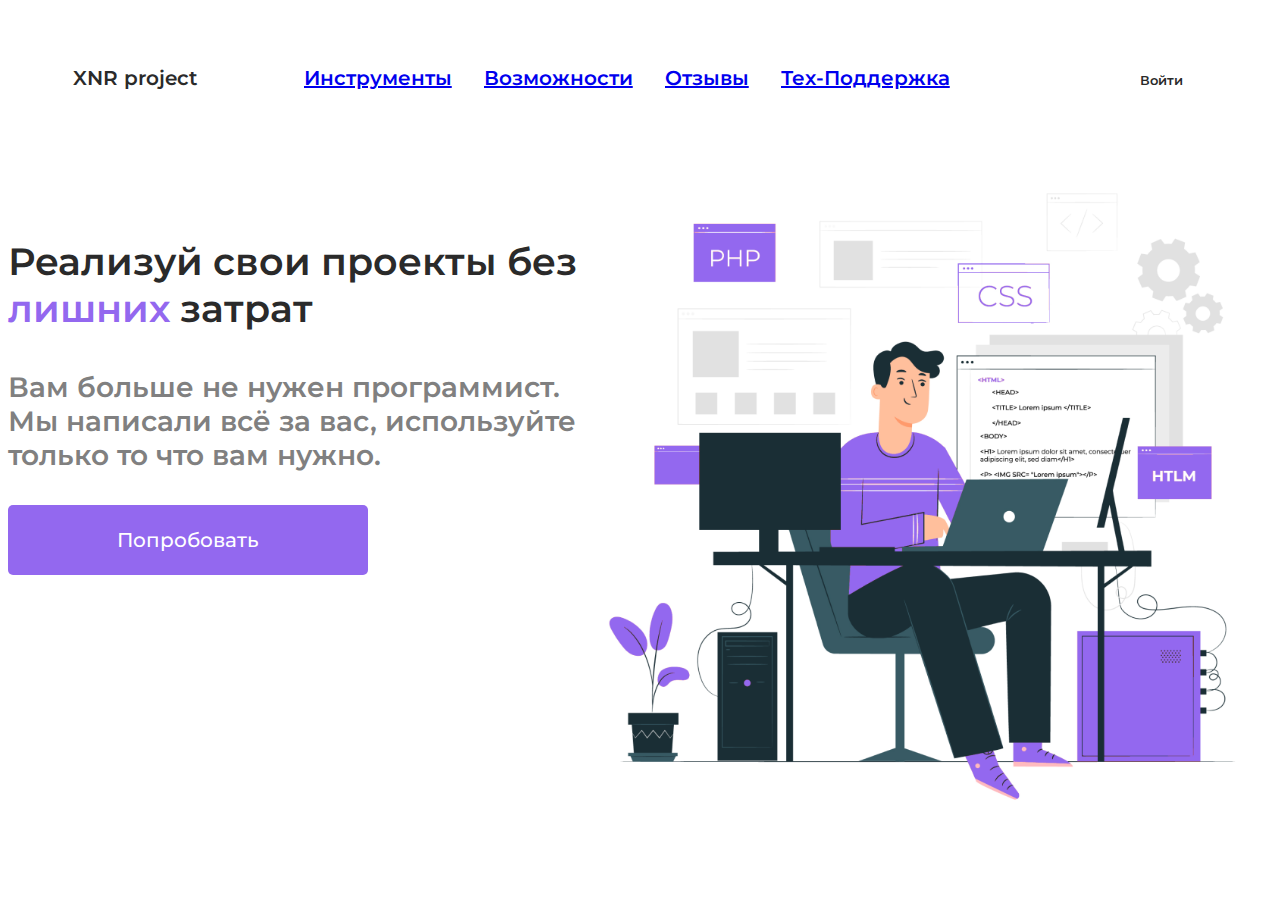
<file: mainpage.html>
<!DOCTYPE html>
<html lang="en">
<head>
    <meta charset="UTF-8">
    <meta http-equiv="X-UA-Compatible" content="IE=edge">
    <meta name="viewport" content="width=device-width, initial-scale=1.0">
    <link rel="preconnect" href="https://fonts.googleapis.com">
    <link rel="preconnect" href="https://fonts.gstatic.com" crossorigin>
    <link href="https://fonts.googleapis.com/css2?family=Montserrat:ital,wght@0,100;0,200;0,300;1,100;1,200;1,900&display=swap" rel="stylesheet">
    <link rel="stylesheet" href="public/css/settings.css">
    <script src="https://ajax.googleapis.com/ajax/libs/jquery/3.5.1/jquery.min.js"></script>
    <link href="https://cdn.jsdelivr.net/npm/bootstrap@5.2.1/dist/css/bootstrap.min.css" rel="stylesheet" integrity="sha384-iYQeCzEYFbKjA/T2uDLTpkwGzCiq6soy8tYaI1GyVh/UjpbCx/TYkiZhlZB6+fzT" crossorigin="anonymous">
    <title>XNR Project</title>
</head>
<body>
    <section class="top-nav">
        <div class="nav-logo">XNR project</div>
        <input id="menu-toggle" type="checkbox"/>
        <label class='menu-button-container' for="menu-toggle">
            <div class='menu-button'></div>
        </label>
        <ul class="menu">
            <li><a class="nav-link" href="#">Инструменты</a></li>
            <li><a class="nav-link" href="#">Возможности</a></li>
            <li><a class="nav-link" href="#">Отзывы</a></li>
            <li><a class="nav-link" href="#">Тех-Поддержка</a></li>
            <li class="reg"><a class="nav-reg" href="#"><button class="reg-button">Войти</button></a></li>
          </ul>
    </section>
    <div class="main-content">
        <div class="container main-cont">
            <div class="content-text-block">
                <p class="projects">Реализуй свои проекты без <span class="purple-text">лишних</span> затрат</p>
                <p class="cont-text">Вам больше не нужен программист.<br> Мы написали всё за вас, используйте только то что вам нужно.</p>
                <a class="button-prob-link">
                    <button class="button-prob">
                        Попробовать
                    </button>
                </a>
            </div>
            <div class="content-img-block">
                <img class="content-image" src="public/img/mainpage.png"/>
            </div>
        </div>
    </div>
</body>
</html>
</file>
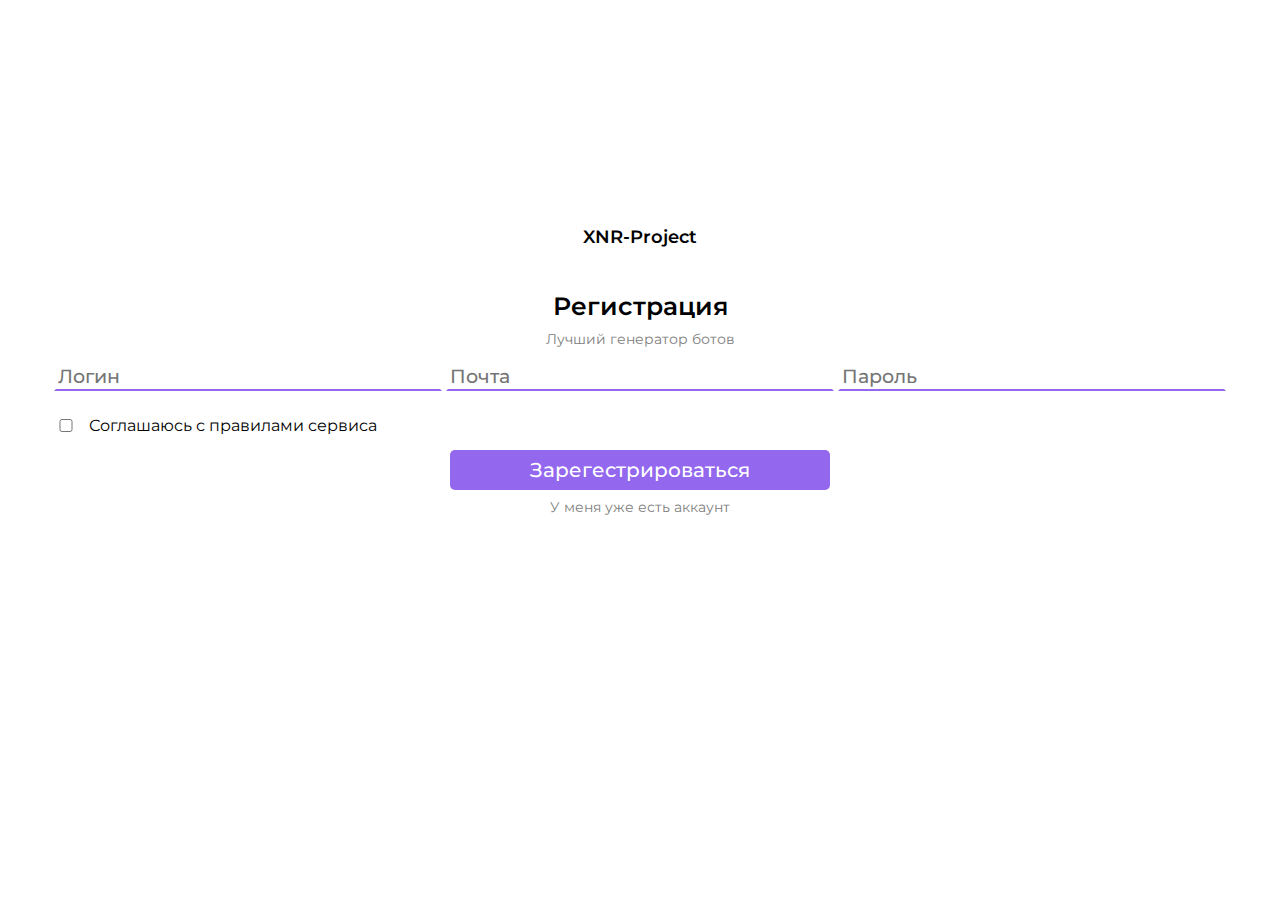
<file: reg.html>
<!DOCTYPE html>
<html lang="en">
<head>
    <meta charset="UTF-8">
    <meta http-equiv="X-UA-Compatible" content="IE=edge">
    <meta name="viewport" content="width=device-width, initial-scale=1.0">
    <title>Registration</title>
    <link href="https://fonts.googleapis.com/css2?family=Montserrat:ital,wght@0,100;0,200;0,300;1,100;1,200;1,900&display=swap" rel="stylesheet">
    <link rel="stylesheet" href="public/css/reg.css">
    <link href="https://cdn.jsdelivr.net/npm/bootstrap@5.2.1/dist/css/bootstrap.min.css" rel="stylesheet" integrity="sha384-iYQeCzEYFbKjA/T2uDLTpkwGzCiq6soy8tYaI1GyVh/UjpbCx/TYkiZhlZB6+fzT" crossorigin="anonymous">
</head>
<body>
    <div class="content-block">
        <div class="container cont">
            <div class="logo-block">
                <p class="logo">XNR-Project</p>
            </div>
            <div class="reg-block">
                <p class="reg-text">Регистрация</p>
                <p class="under-reg-text">Лучший генератор ботов</p>
                <input type="text" class="form-control" placeholder="Логин"/>                     
                <input type="text" class="form-control" placeholder="Почта"/>
                <input type="password" class="form-control" placeholder="Пароль"/>
                <div class="checkbox-block">
                    <input type="checkbox" class="checkbox-control"/>
                    <p class="text-checkbox">Соглашаюсь с правилами сервиса</p>
                </div> 
                <div class="button-block">
                    <a class="link-button" href="#">
                        <button class="reg-button">
                            Зарегестрироваться
                        </button>
                    </a>  
                    <a class="link-button" href="login.html">
                        <button class="under-reg-button">
                            У меня уже есть аккаунт
                        </button>
                    </a> 
                </div>                             
            </div>
        </div>
    </div>
</body>
</html>
</file>
<file: public/css/index.css>
*
{
	font-family: 'Montserrat', sans-serif;
}

.nav-list
{
	list-style: none;
	display: flex;
}

.nav-list > li
{
	padding-right: 10%;
}

.nav-link
{
	color: #2A2A2A;
	transition: 0.4s;
}

.nav-link:hover
{
	color: #9368EF;
	transition: 0.4s;
}

.menu-fonts
{
	color: #2A2A2A;
	font-style: normal;
	font-weight: 500;
	font-size: 16px;
}

.menu-fonts a
{
	text-decoration: none;
	color: #2A2A2A;
}

.main-font
{
	color: #2A2A2A;
	font-style: normal;
	font-weight: 600;
	font-size: 40px;
}

.main-font-second
{
	font-size: 20px;
}

.main-font-them
{
	color: #2A2A2A;
	font-style: normal;
	font-weight: 600;
	font-size: 30px;
}

.main-font-second-them
{
	font-size: 15px;
}


.purple
{
	color: #9368EF;
}

.main-img
{
	width: 80%;
}

.main-button
{
	color: white;
	font-weight: 500;
	font-size: 16px;
	background-color: #9368EF;
	width: 35%;
	height: 50px;
	border-radius: 5px;
	text-align: center;
	line-height: 50px;
	cursor: pointer;
	transition: 0.5s;
}

.main-button:hover
{
	background-color: #8A61E2;
	transform: scale(0.9);
}

.main-img-server
{
	width: 65%;
}

.item
{
	border: 3px solid #EAEBEF;
	border-radius: 5px;
	width: 23%;
	height: 220px;
	margin-right: 20px;
	margin-bottom: 10px;
	padding: 10px;
}

.item img
{
	width: 80%;
}

.items-list
{
	display: flex;
	flex-wrap: wrap;
}

.python-card-img
{
	width: 70% !important;
	margin-left: 30px;
	margin-top: 50px;
	margin-bottom: 20px;
}

.php-card-img
{
	width: 45% !important;
	margin-left: 50px;
	margin-top: 40px;
	margin-bottom: 15px;
}

.flask-card-img
{
	width: 45% !important;
	margin-left: 50px;
	margin-top: 27px;
}

.mysql-card-img
{
	width: 45% !important;
	margin-left: 50px;
	margin-top: 30px;
	margin-bottom: 15px;
}

.sqlite-card-img
{
	width: 45% !important;
	margin-left: 50px;
	margin-top: 40px;
	margin-bottom: 17px;
}

.mongodb-card-img
{
	width: 45% !important;
	margin-left: 50px;
	margin-top: 40px;
	margin-bottom: 17px;
}

select
{
	border-radius: 4px;
    padding: 3px;
    border-color: #EAEBEF;
    color: #2A2A2A;
    width: 100%;
}

.main-img-grafic
{
	width: 55%;
}

.main-img-pay
{
	width: 85%;
}
</file>
<file: public/css/login.css>
@import url('https://fonts.googleapis.com/css2?family=Montserrat:wght@400;500;600&display=swap');

*
{
    font-family: 'Montserrat' !important;
}

.cont
{
    display: flex;
    align-items: center;
    flex-direction: column;
}

.logo-block
{
    margin-top: 200px;
}

.logo
{
    font-weight: 600;
    font-size: 18px;
}

.reg-text
{
    display: flex;
    justify-content: center;
    margin-bottom: -5px;
    font-size: 25px;
    font-weight: 600;
}

.under-reg-text
{
    display: flex;
    justify-content: center;
    font-size: 14px;
    color: #808080;
}

.form-control
{
    width: 380px !important;
    border-radius: 0px !important;
    border-color: transparent !important;
    border-bottom: 2px solid #9368EF !important;
    font-size: 19px !important;
    font-weight: 500 !important;
    margin-bottom: 10px;
}

.form-control:hover
{
    box-shadow: none !important;
}

.form-control:focus
{
    box-shadow: none !important;
}

.checkbox-block
{
    display: flex;
    margin: 15px 0 15px 0;
}

.checkbox-control
{
    margin-right: 15px;
    border: 1px solid #9368EF !important;
    width: 16px;
}

.text-checkbox
{
    display: contents;
    font-weight: 400;
    font-size: 16px;
}

.button-block
{
    display: flex;
    align-items: center;
    flex-direction: column;
}

.reg-button
{
    width: 380px;
    height: 40px;
    border-radius: 5px;
    border-color: transparent;
    background-color: #9368EF;
    color: white;
    font-size: 20px;
    font-weight: 500;
    transition: 0.4s;
}

.reg-button:hover
{
    transition: 0.4s;
    background-color: #4c3480;
}

.under-reg-button
{
    border-color: transparent;
    background-color: transparent;
    font-size: 14px;
    color: #808080;
    margin-top: 5px;
    transition: 0.4s;
}

.under-reg-button:hover
{
    transition: 0.4s;
    color: #2b2b2b;
}

.under-reg-button-forgot
{
    border-color: transparent;
    background-color: transparent;
    font-size: 14px;
    color: #808080;
    transition: 0.4s;
}

.under-reg-button-forgot:hover
{
    transition: 0.4s;
    color: #2b2b2b;
}
</file>
<file: public/css/settings.css>
@import url('https://fonts.googleapis.com/css2?family=Montserrat:wght@400;500;600&display=swap');

.top-nav
{
    display: flex;
    flex-direction: row;
    align-items: center;
    justify-content: space-around;
    /* W3C, IE 10+/ Edge, Firefox 16+, Chrome 26+, Opera 12+, Safari 7+ */
    color: #2A2A2A;
    height: 100px;
    padding: 1em;
    font-weight: 600;
    font-size: 20px;
}

* {
    font-family: "Montserrat";    
    /* box-sizing: border-box; */
  }

.menu {
    display: flex;
    flex-direction: row;
    list-style-type: none;
    margin: 0;
    padding: 0;
  }
  
  .menu > li {
    margin: 0 1rem;
    overflow: hidden;
    display: flex;
    align-items: center;
  }
  
  .menu-button-container {
    display: none;
    height: 100%;
    width: 30px;
    cursor: pointer;
    flex-direction: column;
    justify-content: center;
    align-items: center;
  }
  
  #menu-toggle {
    display: none;
  }
  
  .menu-button,
  .menu-button::before,
  .menu-button::after {
    display: block;
    background-color: #2A2A2A;
    position: absolute;
    height: 4px;
    width: 30px;
    transition: transform 400ms cubic-bezier(0.23, 1, 0.32, 1);
    border-radius: 2px;
  }
  
  .menu-button::before {
    content: '';
    margin-top: -8px;
  }
  
  .menu-button::after {
    content: '';
    margin-top: 8px;
  }
  
  #menu-toggle:checked + .menu-button-container .menu-button::before {
    margin-top: 0px;
    transform: rotate(405deg);
  }
  
  #menu-toggle:checked + .menu-button-container .menu-button {
    background: rgba(255, 255, 255, 0);
  }
  
  #menu-toggle:checked + .menu-button-container .menu-button::after {
    margin-top: 0px;
    transform: rotate(-405deg);
  }
  
  @media (max-width: 768px) {
    .menu-button-container {
      display: flex;
    }
    .menu {
      position: absolute;
      top: 0;
      margin-top: 50px;
      left: 0;
      flex-direction: column;
      width: 100%;
      justify-content: center;
      align-items: center;
    }
    #menu-toggle ~ .menu li {
      height: 0;
      margin: 0;
      padding: 0;
      border: 0;
      transition: height 400ms cubic-bezier(0.23, 1, 0.32, 1);
    }
    #menu-toggle:checked ~ .menu li {
      border: 1px solid #333;
      height: 2.5em;
      padding: 0.5em;
      transition: height 400ms cubic-bezier(0.23, 1, 0.32, 1);
    }
    .menu > li {
      display: flex;
      justify-content: center;
      margin: 0;
      padding: 0.5em 0;
      width: 100%;
      color: white;
      background-color: #222;
    }
    .menu > li:not(:last-child) {
      border-bottom: 1px solid #444;
    }
    .top-nav
    {
        height: 50px;
    }
    .reg-button
    {
        color: #FFF;
    }
    .reg
    {
        padding-left: 0px;
    }
  }

.reg
{
    padding-left: 150px;
}

.reg-button
{
    background-color: transparent;
    border-color: transparent;
    font-weight: 600;
}

.nav-link:hover
{
    transition: 0.2s;
    color: #9368EF !important;
}

.reg-button
{
    transition: 0.2s;
    color: #2A2A2A !important;
}

.reg-button:hover
{
    transition: 0.2s;
    color: #9368EF !important;
}

.main-cont
{
    display: flex;
}

.projects
{
    color: #2A2A2A;
    font-size: 38px;
    font-weight: 600;
    margin-top: 90px;
}

.cont-text
{
    color: #808080;
    font-weight: 600;
    font-size: 28px;
}

.purple-text
{
    color: #9368EF;
}

.button-prob
{
    width: 360px;
    height: 70px;
    margin-top: 5px;
    font-size: 20px;
    font-weight: 500;
    border-radius: 5px;
    border-color: transparent;
    background-color: #9368EF;
    color: #FFF;
    transition: 0.4s;
}

.button-prob:hover
{
    transition: 0.4s;
    background-color: #4c3480;
    color: #FFF;
}

.content-image
{
    width: 689px;
    height: 689px;
    
}
</file>
<file: public/css/reg.css>
@import url('https://fonts.googleapis.com/css2?family=Montserrat:wght@400;500;600&display=swap');

*
{
    font-family: 'Montserrat' !important;
}

.cont
{
    display: flex;
    align-items: center;
    flex-direction: column;
}

.logo-block
{
    margin-top: 200px;
}

.logo
{
    font-weight: 600;
    font-size: 18px;
}

.reg-text
{
    display: flex;
    justify-content: center;
    margin-bottom: -5px;
    font-size: 25px;
    font-weight: 600;
}

.under-reg-text
{
    display: flex;
    justify-content: center;
    font-size: 14px;
    color: #808080;
}

.form-control
{
    width: 380px !important;
    border-radius: 0px !important;
    border-color: transparent !important;
    border-bottom: 2px solid #9368EF !important;
    font-size: 19px !important;
    font-weight: 500 !important;
    margin-bottom: 10px;
}

.form-control:hover
{
    box-shadow: none !important;
}

.form-control:focus
{
    box-shadow: none !important;
}

.checkbox-block
{
    display: flex;
    margin: 15px 0 15px 0;
}

.checkbox-control
{
    margin-right: 15px;
    border: 1px solid #9368EF !important;
    width: 16px;
}

.text-checkbox
{
    display: contents;
    font-weight: 400;
    font-size: 16px;
}

.button-block
{
    display: flex;
    align-items: center;
    flex-direction: column;
}

.reg-button
{
    width: 380px;
    height: 40px;
    border-radius: 5px;
    border-color: transparent;
    background-color: #9368EF;
    color: white;
    font-size: 20px;
    font-weight: 500;
    transition: 0.4s;
}

.reg-button:hover
{
    transition: 0.4s;
    background-color: #4c3480;
}

.under-reg-button
{
    border-color: transparent;
    background-color: transparent;
    font-size: 14px;
    color: #808080;
    margin-top: 5px;
    transition: 0.4s;
}

.under-reg-button:hover
{
    transition: 0.4s;
    color: #2b2b2b;
}
</file>
